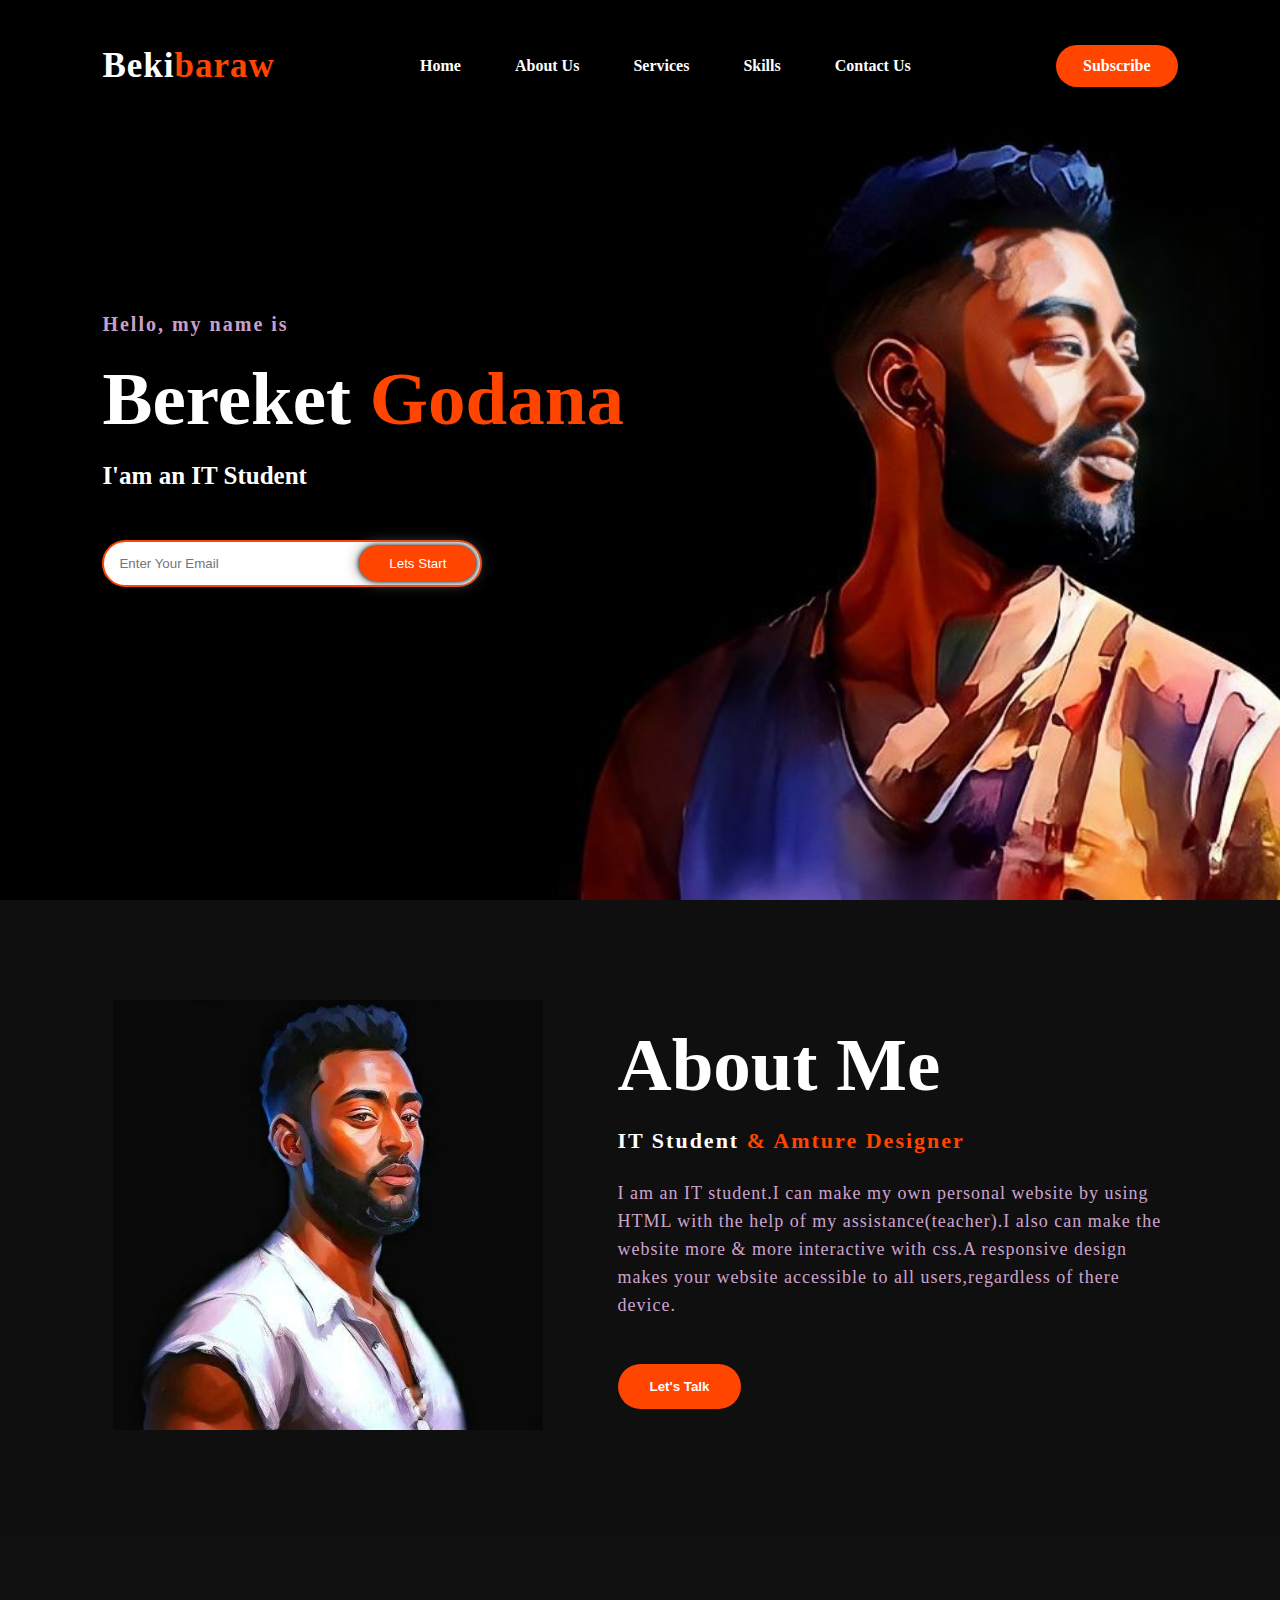
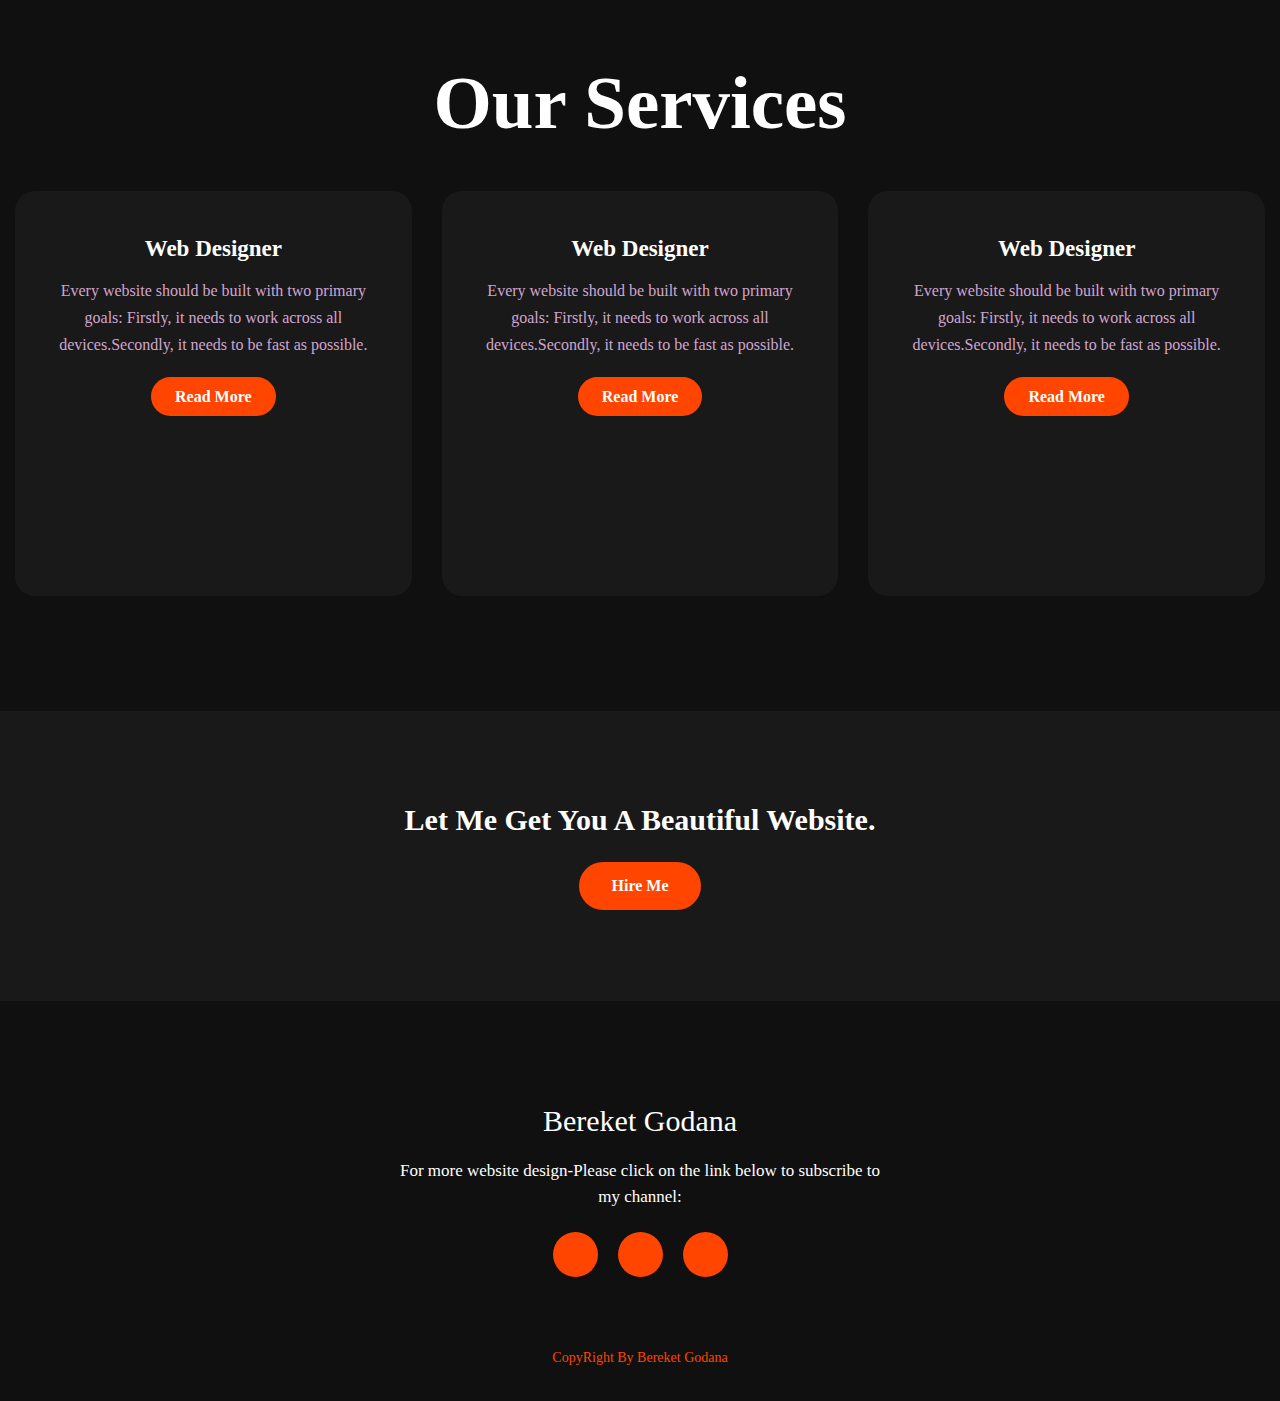
<file: index.html>
<html>
  <head>
    <meta charset="UTF-8" />
    <meta name="viewport" content="width=device-width, initial-scale=1.0" />
    <title>frist webpage</title>
    <link rel="stylesheet" href="own.css" />
    <link rel="preconnect" href="https://fonts.gstatic.com" />
    <link
      href="https://fonts.googleapis.com/css2?family=josefin+sans:ital,wght@0,100;0,200;0,300;0,400;0,500;0,600;0,700;1,100;1,200;1,300;1,400;1,500;1,600;1,700&display=swap"
      rel="stylesheet"
    />

    <link
      rel="stylesheet"
      href="https://cdnjs.cloudflare.com/ajax/libs/font-awesome/6.4.0/css/all.min.css"
      integrity="sha512-iecdLmaskl7CVkqkXNQ/ZH/XLlvWZOJyj7Yy7tcenmpD1ypASozpmT/E0iPtmFIB46ZmdtAc9eNBvH0H/ZpiBw=="
      crossorigin="anonymous"
      referrerpolicy="no-referrer"
    />
  </head>
  <body>
    <div class="hero">
      <nav>
        <h2 class="logo">Beki<span>baraw</span></h2>
        <ul>
          <li><a href="#">Home</a></li>
          <li><a href="#">About Us</a></li>
          <li><a href="#">Services</a></li>
          <li><a href="#">Skills</a></li>
          <li><a href="home1.html">Contact Us</a></li>
        </ul>
        <a href="#" class="btn">Subscribe</a>
      </nav>
      <div class="content">
        <h4>Hello, my name is</h4>
        <h1>Bereket <span>Godana</span></h1>
        <h3>I'am an IT Student</h3>
        <div class="newslatter">
          <form>
            <input
              type="email"
              name="email"
              id="mail"
              placeholder="Enter Your Email"
            />
            <input type="submit" name="submit" value="Lets Start" />
          </form>
        </div>
      </div>
    </div>
    <!------about section start----->
    <section class="about">
      <div class="main">
        <img src="bg1111.jpg" />
        <div class="about-text">
          <h2>About Me</h2>
          <h5>IT student <span>& amture Designer</span></h5>
          <p>
            I am an IT student.I can make my own personal website by using HTML
            with the help of my assistance(teacher).I also can make the website
            more & more interactive with css.A responsive design makes your
            website accessible to all users,regardless of there device.
          </p>
          <button type="button">Let's Talk</button>
        </div>
      </div>
    </section>
    <!---service section start---->
    <div class="service">
      <div class="title">
        <h2>Our Services</h2>
      </div>
      <div class="box">
        <div class="card">
          <i class="fas fa-bars"></i>
          <h5>Web Designer</h5>
          <div class="pra">
            <p>
              Every website should be built with two primary goals: Firstly, it
              needs to work across all devices.Secondly, it needs to be fast as
              possible.
            </p>

            <p style="text-align: center">
              <a class="button" href="#">Read More</a>
            </p>
          </div>
        </div>

        <div class="card">
          <i class="fas fa-user"></i>
          <h5>Web Designer</h5>
          <div class="pra">
            <p>
              Every website should be built with two primary goals: Firstly, it
              needs to work across all devices.Secondly, it needs to be fast as
              possible.
            </p>

            <p style="text-align: center">
              <a class="button" href="#">Read More</a>
            </p>
          </div>
        </div>

        <div class="card">
          <i class="fas fa-bell"></i>
          <h5>Web Designer</h5>
          <div class="pra">
            <p>
              Every website should be built with two primary goals: Firstly, it
              needs to work across all devices.Secondly, it needs to be fast as
              possible.
            </p>

            <p style="text-align: center">
              <a class="button" href="#">Read More</a>
            </p>
          </div>
        </div>
      </div>
    </div>
    <!----contact Me------>
    <div class="contact-me">
      <p>Let Me Get You A Beautiful Website.</p>
      <a class="button-two" href="#">Hire Me</a>
    </div>
    <!-----footer start------>
    <footer>
      <p>Bereket Godana</p>
      <p>
        For more website design-Please click on the link below to subscribe to
        my channel:
      </p>
      <div class="social">
        <a href="#"><i class="fab fa-facebook-f"></i></a>
        <a href="#"><i class="fab fa-instagram"></i></a>
        <a href="#"><i class="fab fa-telegram"></i></a>
      </div>
      <p class="end">CopyRight By Bereket Godana</p>
    </footer>
  </body>
</html>
</file>
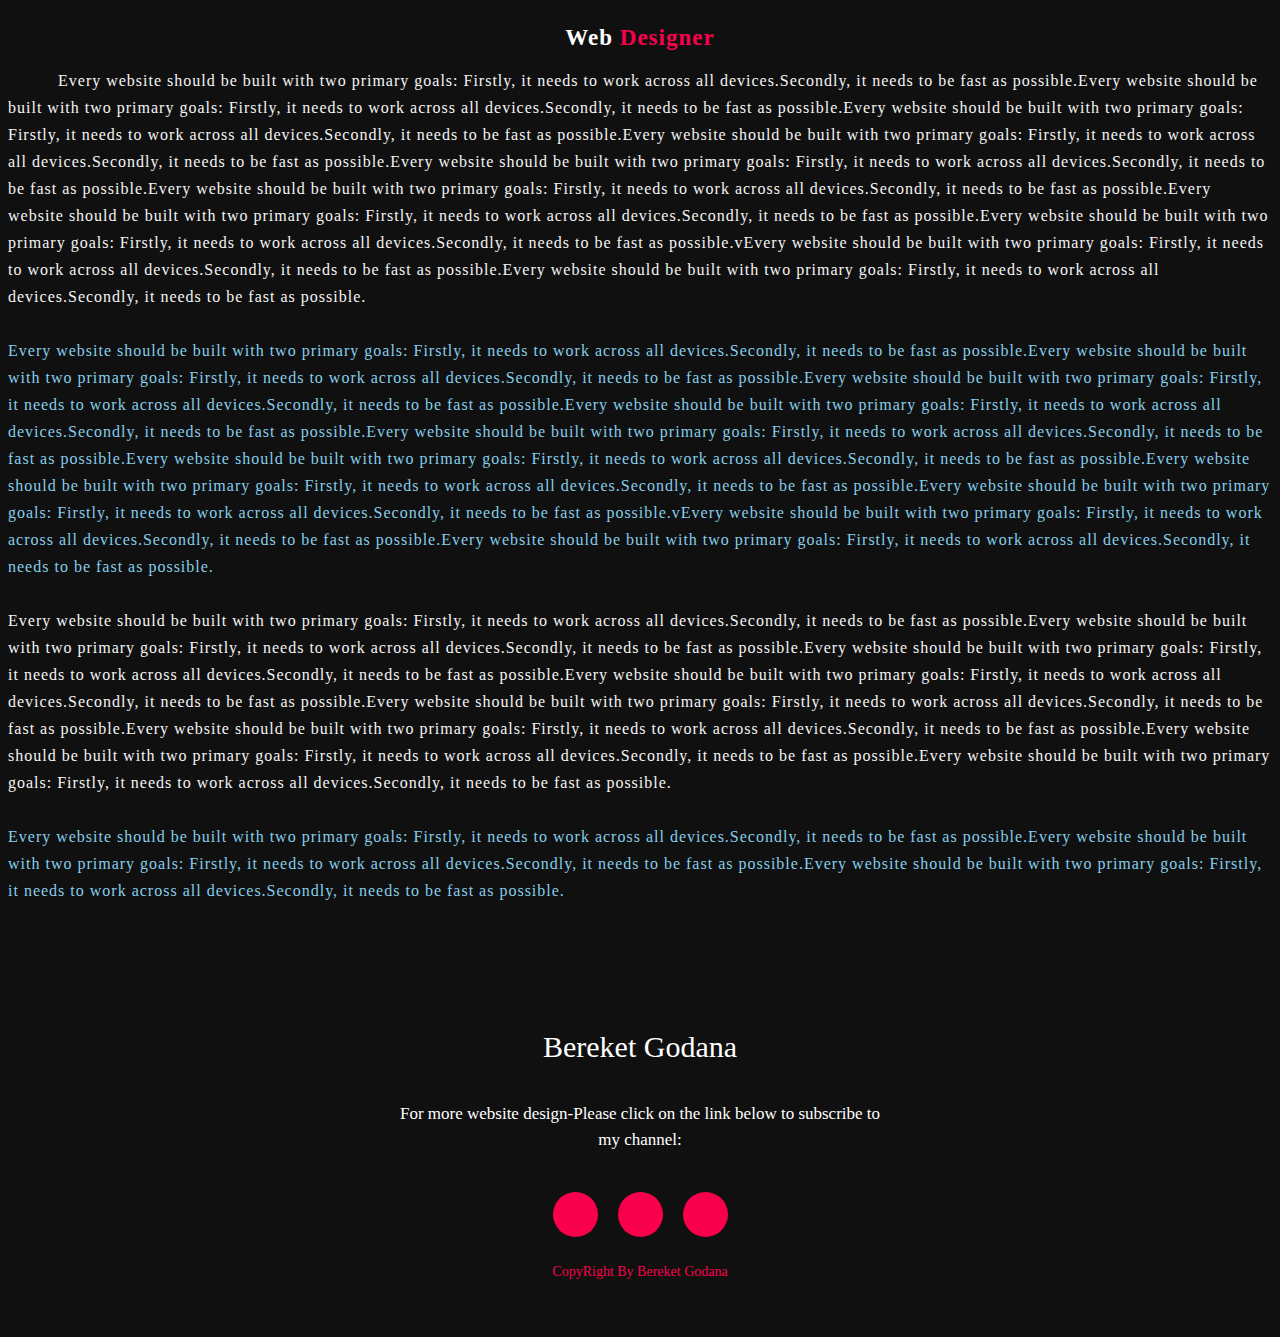
<file: about.html>
<html>
  <head>
    <title>First website</title>
    <style>
      .card {
        background: #101010;
        position: relative;
        letter-spacing: 1px;
      }
      .card i {
        font-size: 50px;
        display: block;
        text-align: center;
        margin: 25px 0px;
        color: #f9004d;
      }
      h5 {
        color: white;
        font-size: 23px;
        margin-bottom: 15px;
        text-align: center;
      }
      .pra p {
        color: whitesmoke;
        font-size: 16px;
        line-height: 27px;
        margin-bottom: 25px;
      }
      span{
        color:#f9004d;
      }
      footer{
        position:relative;
        width: 100%;
        height: 400px;
        background: #101010;
        display: flex;
        flex-direction: column;
        align-items: center;
        justify-content: center;
    }
    footer p:nth-child(1){
        font-size: 30px;
        color:white;
        margin-bottom: 20px;
    }
    footer p:nth-child(2){
        color: white;
        font-size: 17px;
        width: 500px;
        text-align: center;
        line-height: 26px;
    }
    .social{
        display: flex;
    }
    .social a{
        width: 45px;
        height: 45px;
        display: flex;
        align-items: center;
        justify-content: center;
        background: #f9004d;
        border-radius: 50%;
        margin: 22px 10px;
        color: white;
        text-decoration: none;
        font-size: 20px;
    }
    .social a:hover{
        transform: scale(1.3);
        transition: .3s;
    }
    .end{
        color: #f9004d;
        position:absolute;
        bottom: 35px;
        font-size: 14px;
    }
    </style>
  </head>
  <body style="background-color: #101010; background-size: cover">
    <div class="card">
    <i class="fas fa-user"></i>
      <h5>Web <span>Designer</span></h5>
      <div class="pra">
        <p>
          &nbsp;&nbsp;&nbsp;&nbsp;&nbsp;&nbsp;&nbsp;&nbsp;&nbsp;&nbsp;Every website should be built with two primary goals: Firstly, it
          needs to work across all devices.Secondly, it needs to be fast as
          possible.Every website should be built with two primary goals:
          Firstly, it needs to work across all devices.Secondly, it needs to be
          fast as possible.Every website should be built with two primary goals:
          Firstly, it needs to work across all devices.Secondly, it needs to be
          fast as possible.Every website should be built with two primary goals:
          Firstly, it needs to work across all devices.Secondly, it needs to be
          fast as possible.Every website should be built with two primary goals:
          Firstly, it needs to work across all devices.Secondly, it needs to be
          fast as possible.Every website should be built with two primary goals:
          Firstly, it needs to work across all devices.Secondly, it needs to be
          fast as possible.Every website should be built with two primary goals:
          Firstly, it needs to work across all devices.Secondly, it needs to be
          fast as possible.Every website should be built with two primary goals:
          Firstly, it needs to work across all devices.Secondly, it needs to be
          fast as possible.vEvery website should be built with two primary
          goals: Firstly, it needs to work across all devices.Secondly, it needs
          to be fast as possible.Every website should be built with two primary
          goals: Firstly, it needs to work across all devices.Secondly, it needs
          to be fast as possible.<br><br>
          
          <font color="skyblue">Every website should be built with two primary
          goals: Firstly, it needs to work across all devices.Secondly, it needs
          to be fast as possible.Every website should be built with two primary
          goals: Firstly, it needs to work across all devices.Secondly, it needs
          to be fast as possible.Every website should be built with two primary
          goals: Firstly, it needs to work across all devices.Secondly, it needs
          to be fast as possible.Every website should be built with two primary
          goals: Firstly, it needs to work across all devices.Secondly, it needs
          to be fast as possible.Every website should be built with two primary
          goals: Firstly, it needs to work across all devices.Secondly, it needs
          to be fast as possible.Every website should be built with two primary
          goals: Firstly, it needs to work across all devices.Secondly, it needs
          to be fast as possible.Every website should be built with two primary
          goals: Firstly, it needs to work across all devices.Secondly, it needs
          to be fast as possible.Every website should be built with two primary
          goals: Firstly, it needs to work across all devices.Secondly, it needs
          to be fast as possible.vEvery website should be built with two primary
          goals: Firstly, it needs to work across all devices.Secondly, it needs
          to be fast as possible.Every website should be built with two primary
          goals: Firstly, it needs to work across all devices.Secondly, it needs
          to be fast as possible.</font><br><br>
          
          Every website should be built with two primary
          goals: Firstly, it needs to work across all devices.Secondly, it needs
          to be fast as possible.Every website should be built with two primary
          goals: Firstly, it needs to work across all devices.Secondly, it needs
          to be fast as possible.Every website should be built with two primary
          goals: Firstly, it needs to work across all devices.Secondly, it needs
          to be fast as possible.Every website should be built with two primary
          goals: Firstly, it needs to work across all devices.Secondly, it needs
          to be fast as possible.Every website should be built with two primary
          goals: Firstly, it needs to work across all devices.Secondly, it needs
          to be fast as possible.Every website should be built with two primary
          goals: Firstly, it needs to work across all devices.Secondly, it needs
          to be fast as possible.Every website should be built with two primary
          goals: Firstly, it needs to work across all devices.Secondly, it needs
          to be fast as possible.Every website should be built with two primary
          goals: Firstly, it needs to work across all devices.Secondly, it needs
          to be fast as possible.<br><br>
          
          <font color="skyblue">Every website should be built with two primary
          goals: Firstly, it needs to work across all devices.Secondly, it needs
          to be fast as possible.Every website should be built with two primary
          goals: Firstly, it needs to work across all devices.Secondly, it needs
          to be fast as possible.Every website should be built with two primary
          goals: Firstly, it needs to work across all devices.Secondly, it needs
          to be fast as possible.</font> 
        </p>
        </div>
    </div>
    <footer>
        <p>Bereket Godana</p>
        <p>
          For more website design-Please click on the link below to subscribe to
          my channel:
        </p>
        <div class="social">
          <a href="#"><i class="fab fa-facebook-f"></i></a>
          <a href="#"><i class="fab fa-instagram"></i></a>
          <a href="#"><i class="fab fa-telegram"></i></a>
        </div>
        <p class="end">CopyRight By Bereket Godana</p>
      </footer>
  </body>
</html>
</file>
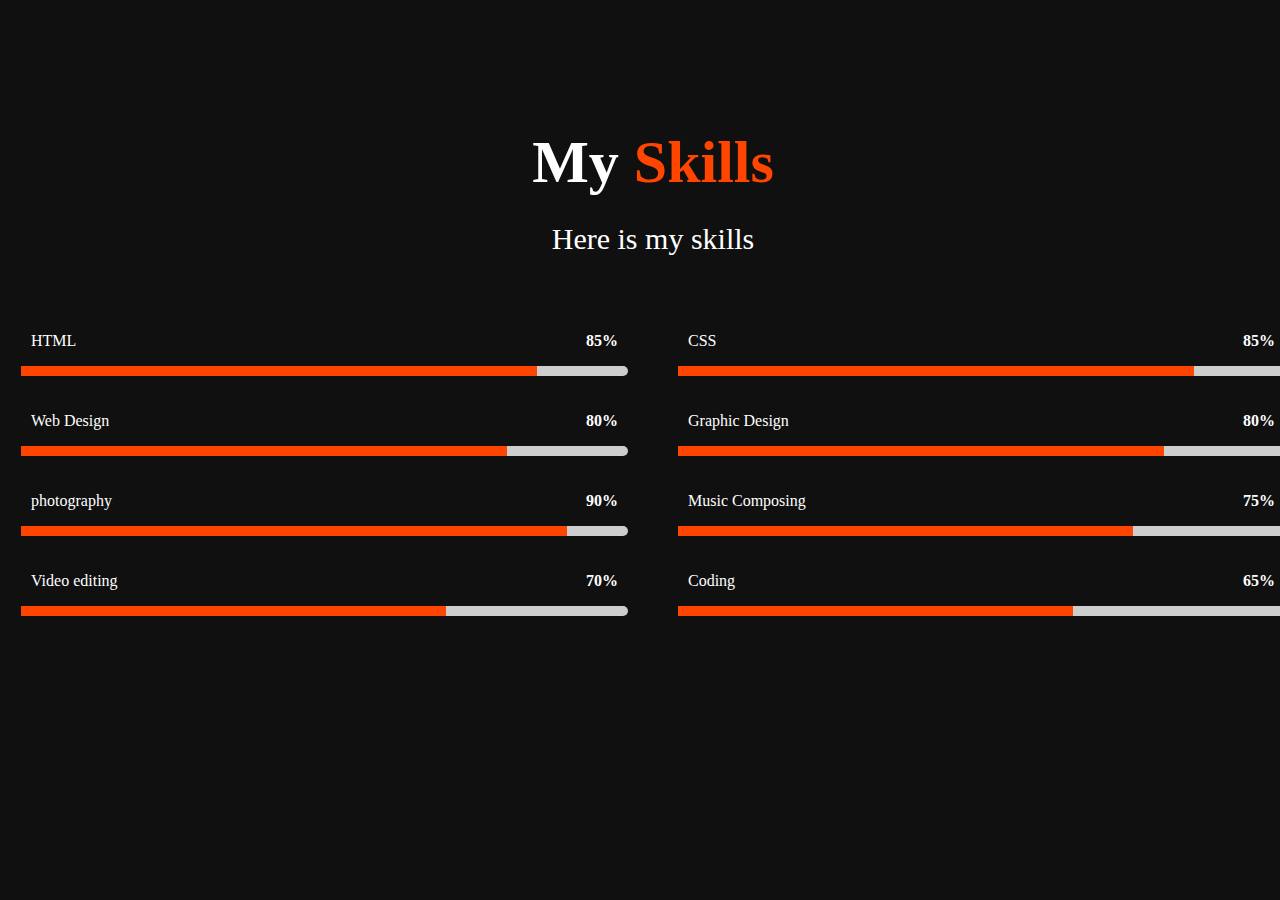
<file: bekiskill.html>
<html>
<head><title>border</title>
 <style>
    body{
        background: #101010;
    }
#skill-section{
    color:white;
    width:100%;
    height:auto;
    padding:80px 13px;
}
.header{
   width:100%;
   margin-bottom:30px;
   display:grid;
   place-items:center;
   text-align:center;
   font-size: 30;
}
.header h1{
   margin-bottom:-5px;
}
.header h1 span{
   color:orangered;
}
.skill-main{
   width:100%;
   display:grid;
   grid-template-columns:repeat(2, 1fr);
   grid-column-gap:50px;
   grid-row-gap:20px;
}
.skill-main .skill-bar .info{
   display:flex;
   justify-content:space-between;
   padding:0 10px;
}
.skill-bar .info .percent{
   font-weight:bold;
}
.skill-bar .bar{
   width:100%;
   height:10px;
   position:relative;
   background-color:#cfcece;
   border-radius: 25px;
}
.skill-bar .bar span{
width:50%;
height:100%;
position:absolute;
background-color:orangered;
}
.skill-bar .bar .html{
width:85%;
animation:html .9s;
}
@keyframes html{
0%{
width:0;
}100%{
width:85%;
}
}
.skill-bar .bar .CSS{
width:85%;
animation:CSS .9s;
}
@keyframes CSS{
0%{
width:0;
}100%{
width:85%;
}
}
.skill-bar .bar .Web{
width:80%;
animation:Web .9s;
}
@keyframes Web{
0%{
width:0;
}100%{
width:80%;
}
}
.skill-bar .bar .graphic{
width:80%;
animation:graphic .9s;
}
@keyframes graphic{
0%{
width:0;
}100%{
width:80%;
}
}
.skill-bar .bar .photo{
width:90%;
animation:photo .9s;
}
@keyframes photo{
0%{
width:0;
}100%{
width:90%;
}
}
.skill-bar .bar .music{
width:75%;
animation:music .9s;
}
@keyframes music{
0%{
width:0;
}100%{
width:75%;
}
}
.skill-bar .bar .video{
width:70%;
animation:video .9s;
}
@keyframes video{
0%{
width:0;
}100%{
width:70%;
}
}
.skill-bar .bar .coding{
width:65%;
animation:coding .9s;
}
@keyframes coding{
0%{
width:0;
}100%{
width:65%;
}
}

</style>
</head>
<body>
    <section id="skill-section">
        <div class="header">
            <h1>My<span> Skills</span></h1>
            <p>Here is my skills</p>
        </div>
        <div class="skill-main">
           <div class="skill-bar">
               <div class="info">
                   <p>HTML</p>
                   <p class="percent">85%</p>
        </div>
               <div class="bar">
                   <span class="html"></span>
               </div>
            </div>
            <div class="skill-bar">
               <div class="info">
                   <p>CSS</p>
                   <p class="percent">85%</p>
        </div>
               <div class="bar">
                   <span class="css"></span>
               </div>
            </div>
            <div class="skill-bar">
               <div class="info">
                   <p>Web Design</p>
                   <p class="percent">80%</p>
        </div>
               <div class="bar">
                   <span class="web"></span>
               </div>
            </div>
            <div class="skill-bar">
               <div class="info">
                   <p>Graphic Design</p>
                   <p class="percent">80%</p>
        </div>
               <div class="bar">
                   <span class="graphic"></span>
               </div>
            </div>
            <div class="skill-bar">
               <div class="info">
                   <p>photography</p>
                   <p class="percent">90%</p>
        </div>
               <div class="bar">
                   <span class="photo"></span>
               </div>
            </div>
            <div class="skill-bar">
               <div class="info">
                   <p>Music Composing</p>
                   <p class="percent">75%</p>
        </div>
               <div class="bar">
                   <span class="music"></span>
               </div>
            </div>
            <div class="skill-bar">
               <div class="info">
                   <p>Video editing</p>
                   <p class="percent">70%</p>
        </div>
               <div class="bar">
                   <span class="video"></span>
               </div>
            </div>
            <div class="skill-bar">
                <div class="info">
                    <p>Coding</p>
                    <p class="percent">65%</p>
         </div>
                <div class="bar">
                    <span class="coding"></span>
                </div>
             </div>
        </div>
    </section>     
</body>
</html>
</file>
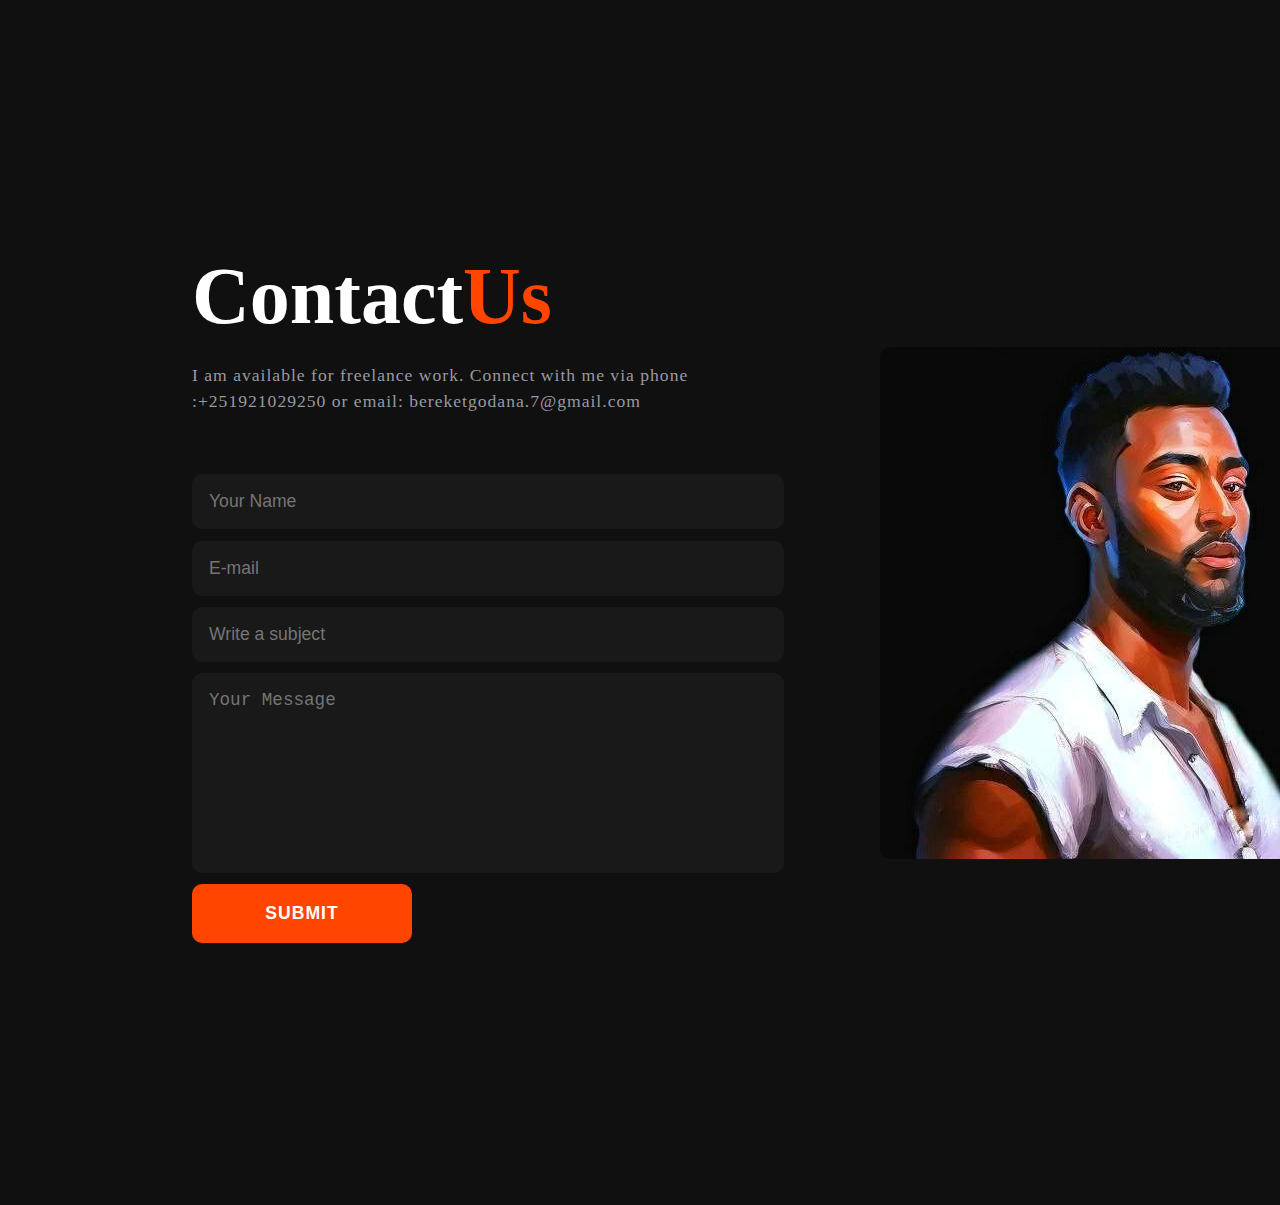
<file: home1.html>
<html>
  <head>
    <meta charset="UTF-8" />
    <meta name="viewport" content="width=device-width, initial-scale=1.0" />
    <title>frist webpage</title>
    <link rel="stylesheet" href="own.css" />
    <link rel="preconnect" href="https://fonts.gstatic.com" />
    <link
      href="https://fonts.googleapis.com/css2?family=josefin+sans:ital,wght@0,100;0,200;0,300;0,400;0,500;0,600;0,700;1,100;1,200;1,300;1,400;1,500;1,600;1,700&display=swap"
      rel="stylesheet"
    />
  </head>
  <body>
    <section class="contact">
      <div class="contact-form">
        <h2>Contact<span>Us</span></h2>
        <p>
          I am available for freelance work. Connect with me via phone
          :+251921029250 or email: bereketgodana.7@gmail.com
        </p>
        <form action="">
          <input type="" placeholder="Your Name" required />
          <input
            type="email"
            name="email"
            id=""
            placeholder="E-mail"
            required
          />
          <input type="" placeholder="Write a subject" required />
          <textarea
            name=""
            id=""
            cols="30"
            row="10"
            placeholder="Your Message"
            required
          ></textarea>
          <input type="submit" value="submit" class="btn" />
        </form>
      </div>
      <div class="contact-img">
        <img src="bg1111.jpg" />
      </div>
    </section>
  </body>
</html>
</file>
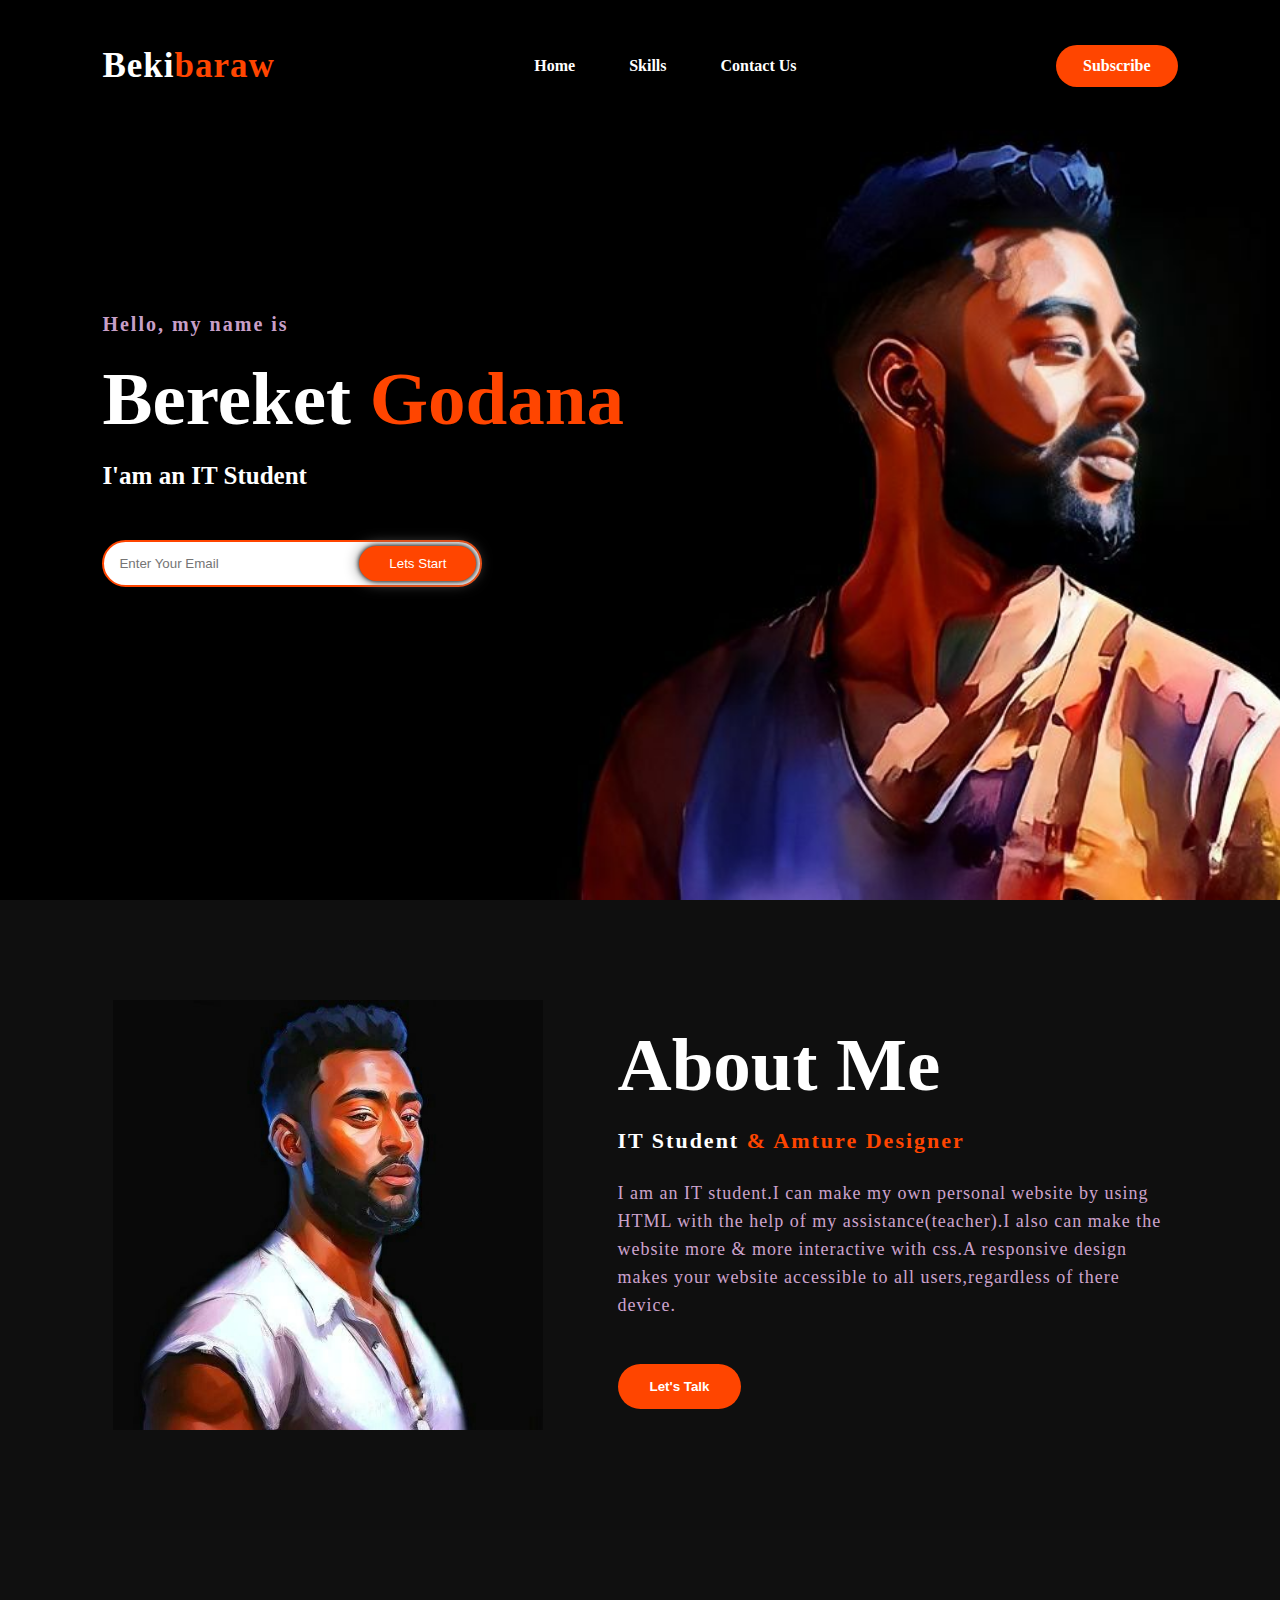
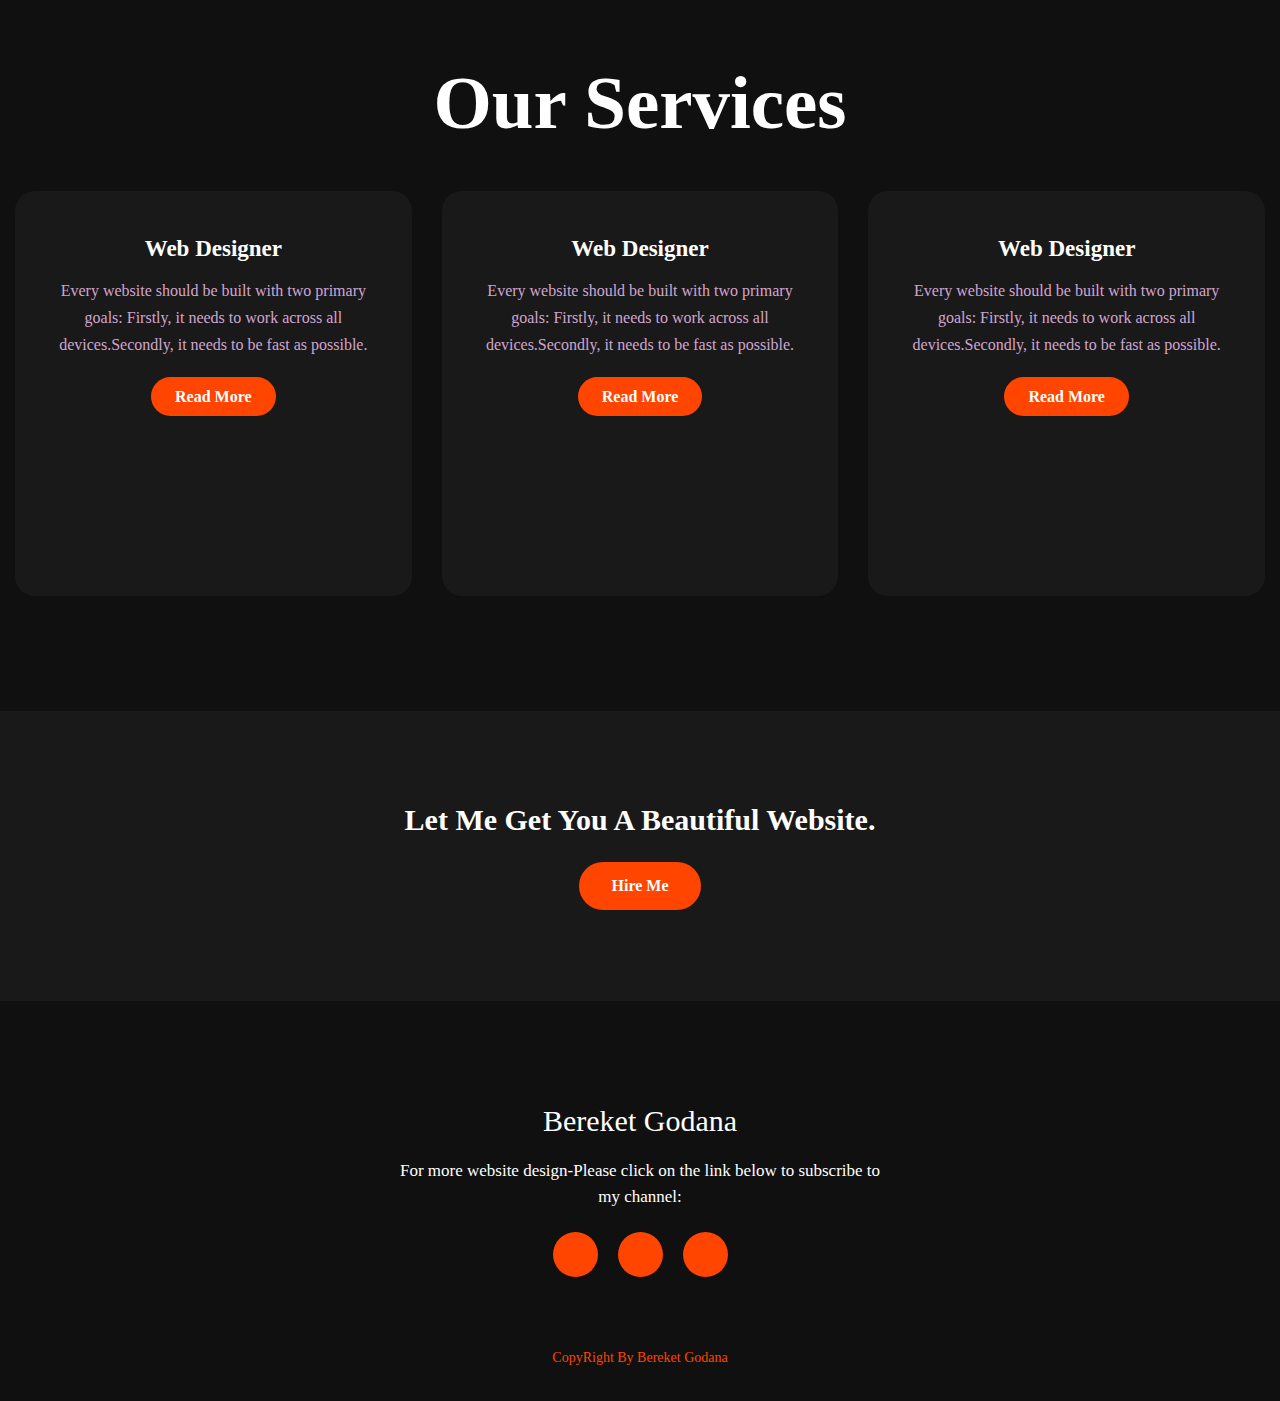
<file: own.html>
<html>
  <head>
    <meta charset="UTF-8" />
    <meta name="viewport" content="width=device-width, initial-scale=1.0" />
    <title>frist webpage</title>
    <link rel="stylesheet" href="own.css" />
    <link rel="preconnect" href="https://fonts.gstatic.com" />
    <link
      rel="stylesheet"
      href="https://cdnjs.cloudflare.com/ajax/libs/font-awesome/6.4.0/css/all.min.css"
      integrity="sha512-iecdLmaskl7CVkqkXNQ/ZH/XLlvWZOJyj7Yy7tcenmpD1ypASozpmT/E0iPtmFIB46ZmdtAc9eNBvH0H/ZpiBw=="
      crossorigin="anonymous"
      referrerpolicy="no-referrer"
    />
  </head>
  <body>
    <div class="hero">
      <nav>
        <h2 class="logo">Beki<span>baraw</span></h2>
        <ul>
          <li><a href="#">Home</a></li>
          <li><a href="bekiskill.html">Skills</a></li>
          <li><a href="home1.html">Contact Us</a></li>
        </ul>
        <a href="#" class="btn">Subscribe</a>
      </nav>
      <div class="content">
        <h4>Hello, my name is</h4>
        <h1>Bereket <span>Godana</span></h1>
        <h3>I'am an IT Student</h3>
        <div class="newslatter">
          <form>
            <input
              type="email"
              name="email"
              id="mail"
              placeholder="Enter Your Email"
            />
            <input type="submit" name="submit" value="Lets Start" />
          </form>
        </div>
      </div>
    </div>
    <!------about section start----->
    <section class="about">
      <div class="main">
        <img src="bg1111.jpg" />
        <div class="about-text">
          <h2>About Me</h2>
          <h5>IT student <span>& amture Designer</span></h5>
          <p>
            I am an IT student.I can make my own personal website by using HTML
            with the help of my assistance(teacher).I also can make the website
            more & more interactive with css.A responsive design makes your
            website accessible to all users,regardless of there device.
          </p>
          <button type="button">Let's Talk</button>
        </div>
      </div>
    </section>
    <!---service section start---->
    <div class="service">
      <div class="title">
        <h2>Our Services</h2>
      </div>
      <div class="box">
        <div class="card">
          <i class="fas fa-bars"></i>
          <h5>Web Designer</h5>
          <div class="pra">
            <p>
              Every website should be built with two primary goals: Firstly, it
              needs to work across all devices.Secondly, it needs to be fast as
              possible.
            </p>

            <p style="text-align: center">
              <a class="button" href="about.html">Read More</a>
            </p>
          </div>
        </div>

        <div class="card">
          <i class="fas fa-user"></i>
          <h5>Web Designer</h5>
          <div class="pra">
            <p>
              Every website should be built with two primary goals: Firstly, it
              needs to work across all devices.Secondly, it needs to be fast as
              possible.
            </p>

            <p style="text-align: center">
              <a class="button" href="about.html">Read More</a>
            </p>
          </div>
        </div>

        <div class="card">
          <i class="fas fa-bell"></i>
          <h5>Web Designer</h5>
          <div class="pra">
            <p>
              Every website should be built with two primary goals: Firstly, it
              needs to work across all devices.Secondly, it needs to be fast as
              possible.
            </p>

            <p style="text-align: center">
              <a class="button" href="about.html">Read More</a>
            </p>
          </div>
        </div>
      </div>
    </div>
    <!----contact Me------>
    <div class="contact-me">
      <p>Let Me Get You A Beautiful Website.</p>
      <a class="button-two" href="#">Hire Me</a>
    </div>
    <!-----footer start------>
    <footer>
      <p>Bereket Godana</p>
      <p>
        For more website design-Please click on the link below to subscribe to
        my channel:
      </p>
      <div class="social">
        <a href="#"><i class="fab fa-facebook-f"></i></a>
        <a href="#"><i class="fab fa-instagram"></i></a>
        <a href="#"><i class="fab fa-telegram"></i
        ></a>
      </div>
      <p class="end">CopyRight By Bereket Godana</p>
    </footer>
  </body>
</html>
</file>
<file: own.css>
*{
    padding: 0;
    margin: 0;
    font-
    box-sizing: border-box; 
}
.hero{
    height:100vh;
    width:100%;
    background-image: url(bg1010.jpg);
    background-size: cover;
    background-position: center;
}
    nav{
        display: flex;
        align-items: center;
        justify-content: space-between;
        padding-top: 45px;
        padding-left: 8%;
        padding-right: 8%;
    }
    .logo{
        color:white;
        font-size: 35px;
        letter-spacing: 1px;
        cursor: pointer;
    }
    span{
        color: orangered;
    }
    nav ul li{
        list-style-type:none;
        display: inline-block;
        padding: 10px 25px;
    }
    nav ul li a{
        color: white;
        text-decoration:none;
        font-weight:bold;
        text-transform: capitalize;
    }
    nav ul li a:hover{
        color: orangered;
    transition: .4s;
    }
    .btn{
        background-color: orangered;
        color:white;
        text-decoration:none;
        border: 2px solid transparent;
        font-weight: bold;
        padding:10px 25px;
        border-radius: 30px;
        transition: transform .4s;
    }
    .btn:hover{
        transform:scale(1.2);
    }
    .content{
        position: absolute;
        top: 50%;
        left:8%;
        transform: translatey(-50%);
    }
    h1{
       color: white;
        margin: 20px 0px 20px;
        font-size: 75px;
    }
    h3{
        color: white;
        font-size: 25px;
        margin-bottom: 50px;
    }
    h4{
        color:#fcfc;
        letter-spacing:2px;
        font-size: 20px;
    }
    .newslatter form{
        width: 380px;
        max-width: 100%;
        position: relative;
    }
     .newslatter form input:first-child{
         display: inline-block;
         width: 100%;
         padding:14px 130px 14px 15px;
         border:2px solid orangered;
         outline: none;
         border-radius: 30px;
    }
    .newslatter form input:last-child{
        position: absolute;
        display: inline-block;
        outline: none;
        border: none;
        padding:10px 30px;
        border-radius:30px;
        background-color:orangered;
        color: white;
        box-shadow: 0px 0px 5px #000, 0px 0px 15px #858585;
        top: 6px;
        right: 6px;
        
    }
    .about{
        width:100%;
        padding:100px 0px;
        background-color: #0f0f0f;
    }
    .about img{
        height:auto;
        width:430px;
    }
    .about-text{
        width:550px;
    }
    .main{
        width:1130px;
        max-width:95%;
        margin: 0 auto;
        display:flex;
        align-items:center;
        justify-content: space-around;
    }
    .about-text h2{
        color:white;
        font-size: 75px;
        text-transform: capitalize;
        margin-bottom: 20px;
    }
    .about-text h5{
        color:white;
        letter-spacing: 2px;
        font-size: 22px;
        margin-bottom: 25px;
        text-transform: capitalize;
    }
    .about-text p{
        color:#fcfc;
        letter-spacing: 1px;
        line-height: 28px;
        font-size: 18px;
        margin-bottom: 45px;
    }
    button{
        background-color: orangered;
        color: white;
        text-decoration: none;
        border:2px solid transparent;
        font-weight: bold;
        padding:13px 30px;
        border-radius: 30px;
        transition:.4s;
    }
    button:hover{
        background-color: transparent;
        border: 2px solid orangered;
        cursor: pointer;
    }

    .service{
        background: #101010;
        width: 100%;
        padding:100px 0px;
    }
    .title h2{
        color:white;
        font-size: 75px;
        width: 1130px;
        margin: 30px auto;
        text-align: center; 
    }
    .box{
        display: flex;
        justify-content: center;
        align-items: center;
        min-height: 400px;
    }
    .card{
        height: 365px;
        width: 335px;
        padding: 20px 35px;
        background: #191919;
        border-radius: 20px;
        margin: 15px;
        position: relative;
        overflow: hidden;
        text-align: center; 
    }
    .card i{
        font-size: 50px;
        display: block;
        text-align: center;
        margin: 25px 0px;
        color: orangered;
    }
    h5{
        color:white;
        font-size: 23px;
        margin-bottom: 15px;
    }
    .pra p{
        color: #fcfc;
        font-size: 16px;
        line-height: 27px;
        margin-bottom: 25px;
    }
    .card .button{
        background-color: orangered;
        color: white;
        text-decoration: none;
        border:2px solid transparent;
        font-weight: bold;
        padding:9px 22px;
        border-radius: 30px;
        transition:.4s; 
    }
    .card .button:hover{
        background-color: transparent;
        border: 2px solid orangered;
        cursor: pointer;
    }
    .contact-me{
        width: 100%;
        height: 290px;
        align-items: center;
        justify-content: center;
        flex-direction: column;
        background:#191919;
        display: flex;
    }
    .contact-me p{
        color:white;
        font-size:30px;
        font-weight:bold;
        margin-bottom:25px;      
    }
    .contact-me .button-two{
        background-color: orangered;
        color: white;
        text-decoration: none;
        border:2px solid transparent;
        font-weight: bold;
        padding:13px 30px;
        border-radius: 30px;
        transition:.4s; 
    }
    .contact-me .button-two:hover{
        background-color: transparent;
        border: 2px solid orangered;
        cursor: pointer;
    }
    footer{
        position:relative;
        width: 100%;
        height: 400px;
        background: #101010;
        display: flex;
        flex-direction: column;
        align-items: center;
        justify-content: center;
    }
    footer p:nth-child(1){
        font-size: 30px;
        color:white;
        margin-bottom: 20px;
        font-weight;
    }
    footer p:nth-child(2){
        color: white;
        font-size: 17px;
        width: 500px;
        text-align: center;
        line-height: 26px;
    }
    .social{
        display: flex;
    }
    .social a{
        width: 45px;
        height: 45px;
        display: flex;
        align-items: center;
        justify-content: center;
        background: orangered;
        border-radius: 50%;
        margin: 22px 10px;
        color: white;
        text-decoration: none;
        font-size: 20px;
    }
    .social a:hover{
        transform: scale(1.3);
        transition: .3s;
    }
    .end{
        color: orangered;
        position:absolute;
        bottom: 35px;
        font-size: 14px;
    }
    section{
       padding: 40px 15%; 
    }
    .contact{
        background: #101010;
        height: 125%;
        width: 100%;
        min-height: 100vh;
        display: grid;
        grid-template-columns: repeat(2, 2fr);
        align-items: center;
        grid-gap: 6rem;
    }
    .contact-img img{
        height: auto;
        border-radius: 10px;
    }
    .contact-form h2{
        font-size: 80px;
        color: #fff;
        margin-bottom: 20px;
    }
    .contact-form p{
        color: #c6c9d8bf;
        letter-spacing: 1px;
        line-height: 26px;
        font-size: 1.1rem;
        margin-bottom: 3.8rem;
    }
    .contact-form form{
        position: relative;
    }
    .contact-form form input, form textarea{
        width: 100%;
        padding: 17px;
        border: none;
        outline: none;
        background: #191919;
        color: #fff;
        font-size: 1.1rem;
        margin-bottom: 0.7rem;
        border-radius: 10px;
    }
    .contact-form textarea{
        resize: none;
        height: 200px;
    }
    .contact-form form .btn{
        display: inline-block;
        background: orangered;
        font-size: 1.1rem;
        letter-spacing: 1px;
        text-transform: uppercase;
        font-weight: 600;
        border: 2px solid transparent;
        border-radius: 10px;
        width: 220px;
        transition: ease .20s;
        cursor: pointer;
    }
    .contact-form form .btn:hover{
        border: 2px solid orangered;
        background: transparent;
        transform: scale(1.1);
    }
</file>
